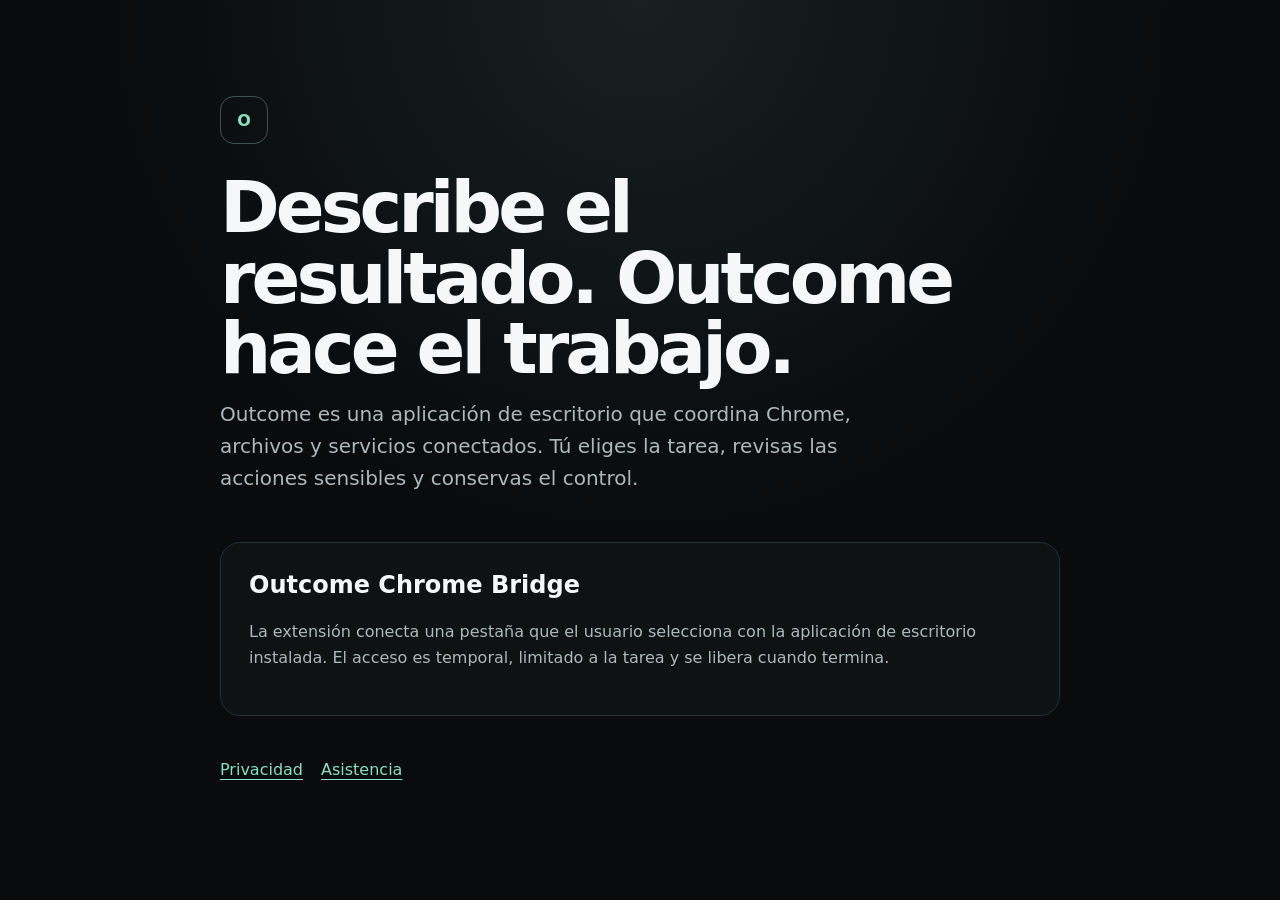
<file: outcome/index.html>
<!doctype html>
<html lang="es">
  <head>
    <meta charset="utf-8" />
    <meta name="viewport" content="width=device-width, initial-scale=1" />
    <meta name="description" content="Outcome convierte una solicitud en lenguaje natural en trabajo terminado en tus aplicaciones y archivos." />
    <title>Outcome</title>
    <style>
      :root { color-scheme: dark; font-family: Inter, ui-sans-serif, system-ui, -apple-system, BlinkMacSystemFont, "Segoe UI", sans-serif; background: #090b0d; color: #f5f7f8; }
      * { box-sizing: border-box; }
      body { margin: 0; min-height: 100vh; background: radial-gradient(circle at 50% 0%, #182022 0, #090b0d 48%); }
      main { width: min(840px, calc(100% - 40px)); margin: 0 auto; padding: 96px 0 72px; }
      .mark { display: grid; place-items: center; width: 48px; height: 48px; border: 1px solid #425054; border-radius: 14px; color: #8be0c0; font-weight: 700; }
      h1 { margin: 28px 0 14px; max-width: 760px; font-size: clamp(42px, 7vw, 72px); line-height: .98; letter-spacing: -.055em; }
      .lead { max-width: 680px; margin: 0; color: #aeb8bb; font-size: 20px; line-height: 1.6; }
      .card { margin-top: 48px; padding: 28px; border: 1px solid #273034; border-radius: 20px; background: rgba(16, 20, 22, .76); }
      .card h2 { margin-top: 0; }
      .card p { color: #aeb8bb; line-height: 1.65; }
      nav { display: flex; flex-wrap: wrap; gap: 18px; margin-top: 44px; }
      a { color: #8be0c0; text-underline-offset: 4px; }
    </style>
  </head>
  <body>
    <main>
      <div class="mark" aria-hidden="true">O</div>
      <h1>Describe el resultado. Outcome hace el trabajo.</h1>
      <p class="lead">Outcome es una aplicación de escritorio que coordina Chrome, archivos y servicios conectados. Tú eliges la tarea, revisas las acciones sensibles y conservas el control.</p>
      <section class="card">
        <h2>Outcome Chrome Bridge</h2>
        <p>La extensión conecta una pestaña que el usuario selecciona con la aplicación de escritorio instalada. El acceso es temporal, limitado a la tarea y se libera cuando termina.</p>
      </section>
      <nav aria-label="Información legal y asistencia">
        <a href="/outcome/privacy/">Privacidad</a>
        <a href="/outcome/support/">Asistencia</a>
      </nav>
    </main>
  </body>
</html>
</file>
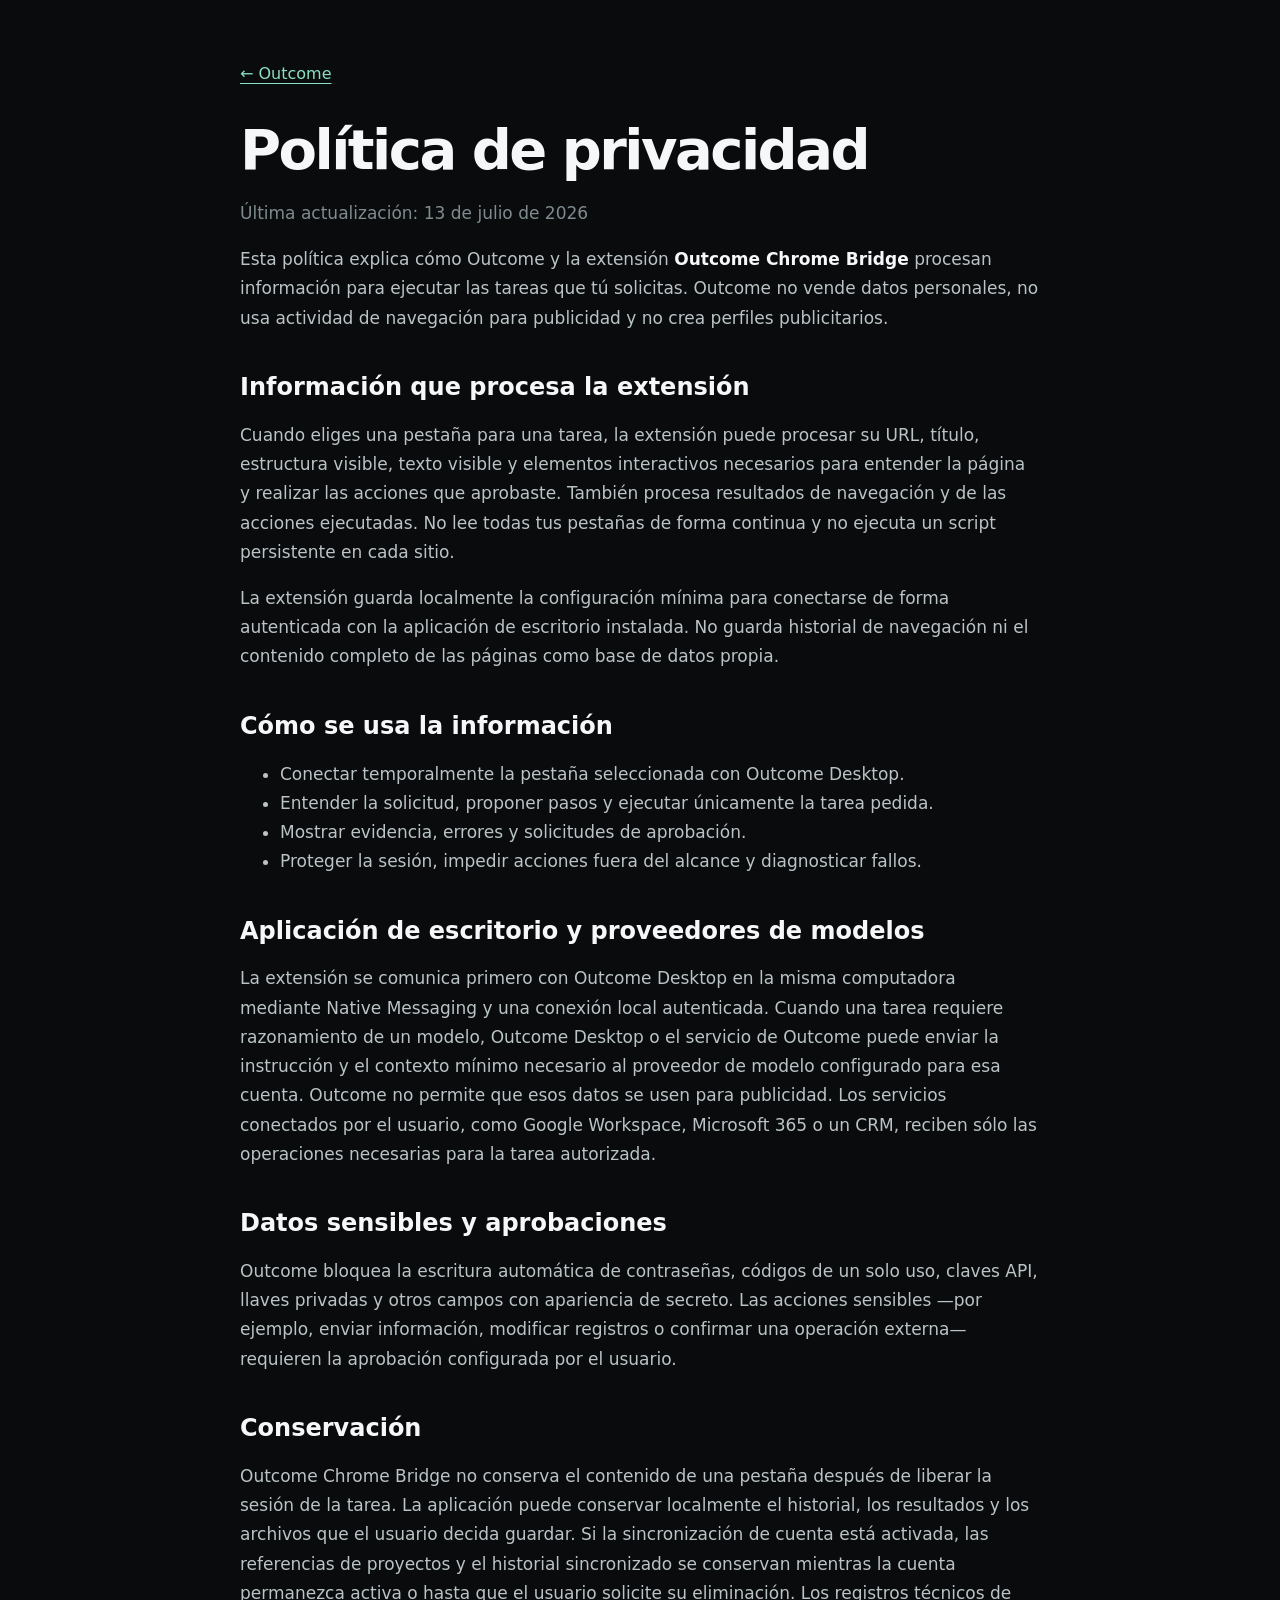
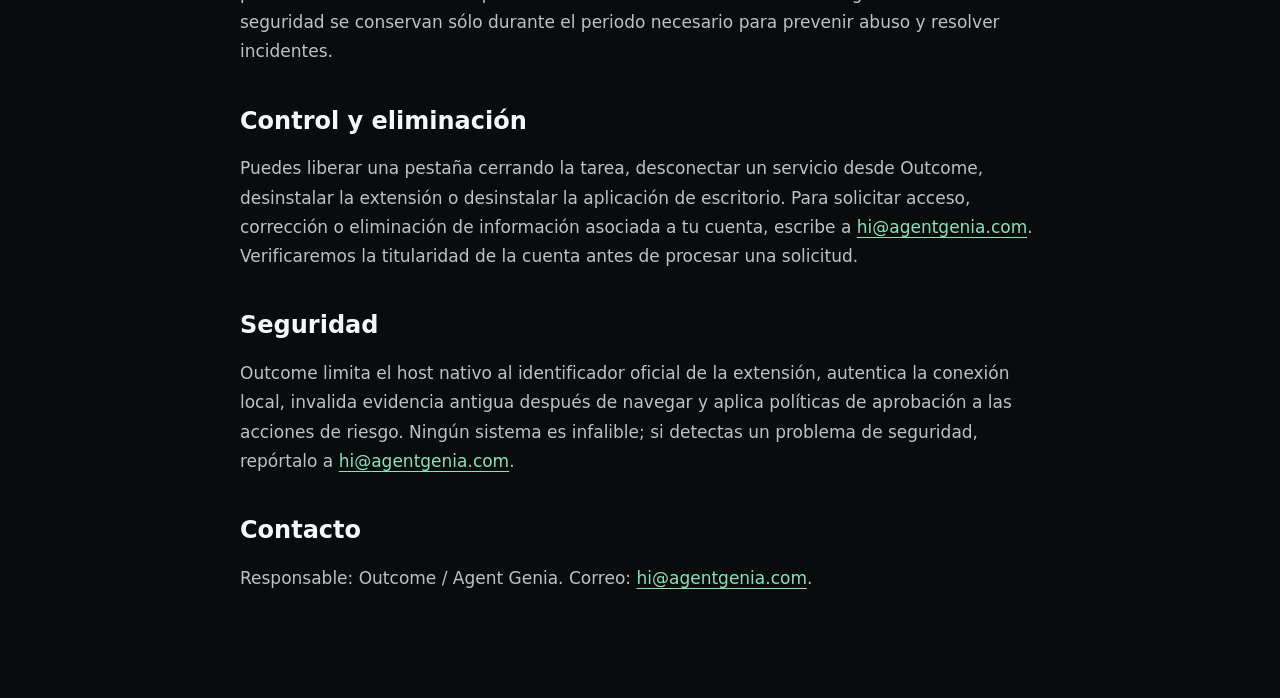
<file: outcome/privacy/index.html>
<!doctype html>
<html lang="es">
  <head>
    <meta charset="utf-8" />
    <meta name="viewport" content="width=device-width, initial-scale=1" />
    <meta name="description" content="Política de privacidad de Outcome y Outcome Chrome Bridge." />
    <title>Política de privacidad de Outcome</title>
    <style>
      :root { color-scheme: dark; font-family: Inter, ui-sans-serif, system-ui, -apple-system, BlinkMacSystemFont, "Segoe UI", sans-serif; background: #090b0d; color: #f5f7f8; }
      * { box-sizing: border-box; }
      body { margin: 0; background: #090b0d; }
      main { width: min(800px, calc(100% - 40px)); margin: 0 auto; padding: 64px 0 88px; }
      .back, a { color: #8be0c0; text-underline-offset: 4px; }
      h1 { margin: 34px 0 12px; font-size: clamp(36px, 6vw, 56px); letter-spacing: -.045em; }
      h2 { margin-top: 40px; font-size: 24px; }
      p, li { color: #bac3c6; font-size: 17px; line-height: 1.72; }
      strong { color: #f5f7f8; }
      .updated { color: #7f8b8f; }
    </style>
  </head>
  <body>
    <main>
      <a class="back" href="/outcome/">← Outcome</a>
      <h1>Política de privacidad</h1>
      <p class="updated">Última actualización: 13 de julio de 2026</p>

      <p>Esta política explica cómo Outcome y la extensión <strong>Outcome Chrome Bridge</strong> procesan información para ejecutar las tareas que tú solicitas. Outcome no vende datos personales, no usa actividad de navegación para publicidad y no crea perfiles publicitarios.</p>

      <h2>Información que procesa la extensión</h2>
      <p>Cuando eliges una pestaña para una tarea, la extensión puede procesar su URL, título, estructura visible, texto visible y elementos interactivos necesarios para entender la página y realizar las acciones que aprobaste. También procesa resultados de navegación y de las acciones ejecutadas. No lee todas tus pestañas de forma continua y no ejecuta un script persistente en cada sitio.</p>
      <p>La extensión guarda localmente la configuración mínima para conectarse de forma autenticada con la aplicación de escritorio instalada. No guarda historial de navegación ni el contenido completo de las páginas como base de datos propia.</p>

      <h2>Cómo se usa la información</h2>
      <ul>
        <li>Conectar temporalmente la pestaña seleccionada con Outcome Desktop.</li>
        <li>Entender la solicitud, proponer pasos y ejecutar únicamente la tarea pedida.</li>
        <li>Mostrar evidencia, errores y solicitudes de aprobación.</li>
        <li>Proteger la sesión, impedir acciones fuera del alcance y diagnosticar fallos.</li>
      </ul>

      <h2>Aplicación de escritorio y proveedores de modelos</h2>
      <p>La extensión se comunica primero con Outcome Desktop en la misma computadora mediante Native Messaging y una conexión local autenticada. Cuando una tarea requiere razonamiento de un modelo, Outcome Desktop o el servicio de Outcome puede enviar la instrucción y el contexto mínimo necesario al proveedor de modelo configurado para esa cuenta. Outcome no permite que esos datos se usen para publicidad. Los servicios conectados por el usuario, como Google Workspace, Microsoft 365 o un CRM, reciben sólo las operaciones necesarias para la tarea autorizada.</p>

      <h2>Datos sensibles y aprobaciones</h2>
      <p>Outcome bloquea la escritura automática de contraseñas, códigos de un solo uso, claves API, llaves privadas y otros campos con apariencia de secreto. Las acciones sensibles —por ejemplo, enviar información, modificar registros o confirmar una operación externa— requieren la aprobación configurada por el usuario.</p>

      <h2>Conservación</h2>
      <p>Outcome Chrome Bridge no conserva el contenido de una pestaña después de liberar la sesión de la tarea. La aplicación puede conservar localmente el historial, los resultados y los archivos que el usuario decida guardar. Si la sincronización de cuenta está activada, las referencias de proyectos y el historial sincronizado se conservan mientras la cuenta permanezca activa o hasta que el usuario solicite su eliminación. Los registros técnicos de seguridad se conservan sólo durante el periodo necesario para prevenir abuso y resolver incidentes.</p>

      <h2>Control y eliminación</h2>
      <p>Puedes liberar una pestaña cerrando la tarea, desconectar un servicio desde Outcome, desinstalar la extensión o desinstalar la aplicación de escritorio. Para solicitar acceso, corrección o eliminación de información asociada a tu cuenta, escribe a <a href="mailto:hi@agentgenia.com">hi@agentgenia.com</a>. Verificaremos la titularidad de la cuenta antes de procesar una solicitud.</p>

      <h2>Seguridad</h2>
      <p>Outcome limita el host nativo al identificador oficial de la extensión, autentica la conexión local, invalida evidencia antigua después de navegar y aplica políticas de aprobación a las acciones de riesgo. Ningún sistema es infalible; si detectas un problema de seguridad, repórtalo a <a href="mailto:hi@agentgenia.com">hi@agentgenia.com</a>.</p>

      <h2>Contacto</h2>
      <p>Responsable: Outcome / Agent Genia. Correo: <a href="mailto:hi@agentgenia.com">hi@agentgenia.com</a>.</p>
    </main>
  </body>
</html>
</file>
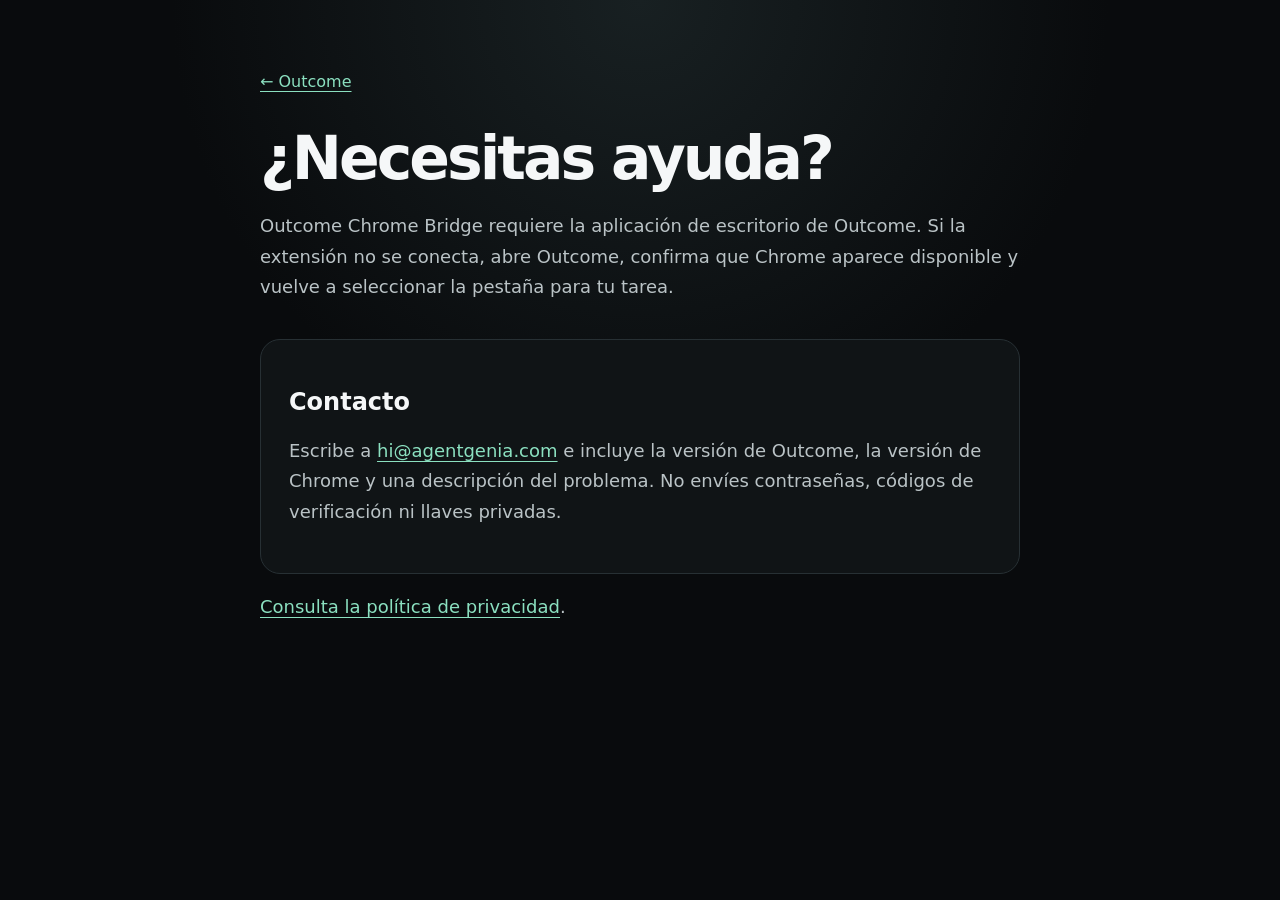
<file: outcome/support/index.html>
<!doctype html>
<html lang="es">
  <head>
    <meta charset="utf-8" />
    <meta name="viewport" content="width=device-width, initial-scale=1" />
    <meta name="description" content="Asistencia para Outcome Chrome Bridge." />
    <title>Asistencia de Outcome</title>
    <style>
      :root { color-scheme: dark; font-family: Inter, ui-sans-serif, system-ui, -apple-system, BlinkMacSystemFont, "Segoe UI", sans-serif; background: #090b0d; color: #f5f7f8; }
      * { box-sizing: border-box; }
      body { margin: 0; background: radial-gradient(circle at 50% 0%, #182022 0, #090b0d 48%); }
      main { width: min(760px, calc(100% - 40px)); margin: 0 auto; padding: 72px 0 96px; }
      h1 { margin: 32px 0 18px; font-size: clamp(38px, 6vw, 60px); letter-spacing: -.05em; }
      p { color: #bac3c6; font-size: 18px; line-height: 1.7; }
      a { color: #8be0c0; text-underline-offset: 4px; }
      .card { margin-top: 36px; padding: 28px; border: 1px solid #273034; border-radius: 20px; background: #101416; }
    </style>
  </head>
  <body>
    <main>
      <a href="/outcome/">← Outcome</a>
      <h1>¿Necesitas ayuda?</h1>
      <p>Outcome Chrome Bridge requiere la aplicación de escritorio de Outcome. Si la extensión no se conecta, abre Outcome, confirma que Chrome aparece disponible y vuelve a seleccionar la pestaña para tu tarea.</p>
      <section class="card">
        <h2>Contacto</h2>
        <p>Escribe a <a href="mailto:hi@agentgenia.com">hi@agentgenia.com</a> e incluye la versión de Outcome, la versión de Chrome y una descripción del problema. No envíes contraseñas, códigos de verificación ni llaves privadas.</p>
      </section>
      <p><a href="/outcome/privacy/">Consulta la política de privacidad</a>.</p>
    </main>
  </body>
</html>
</file>
